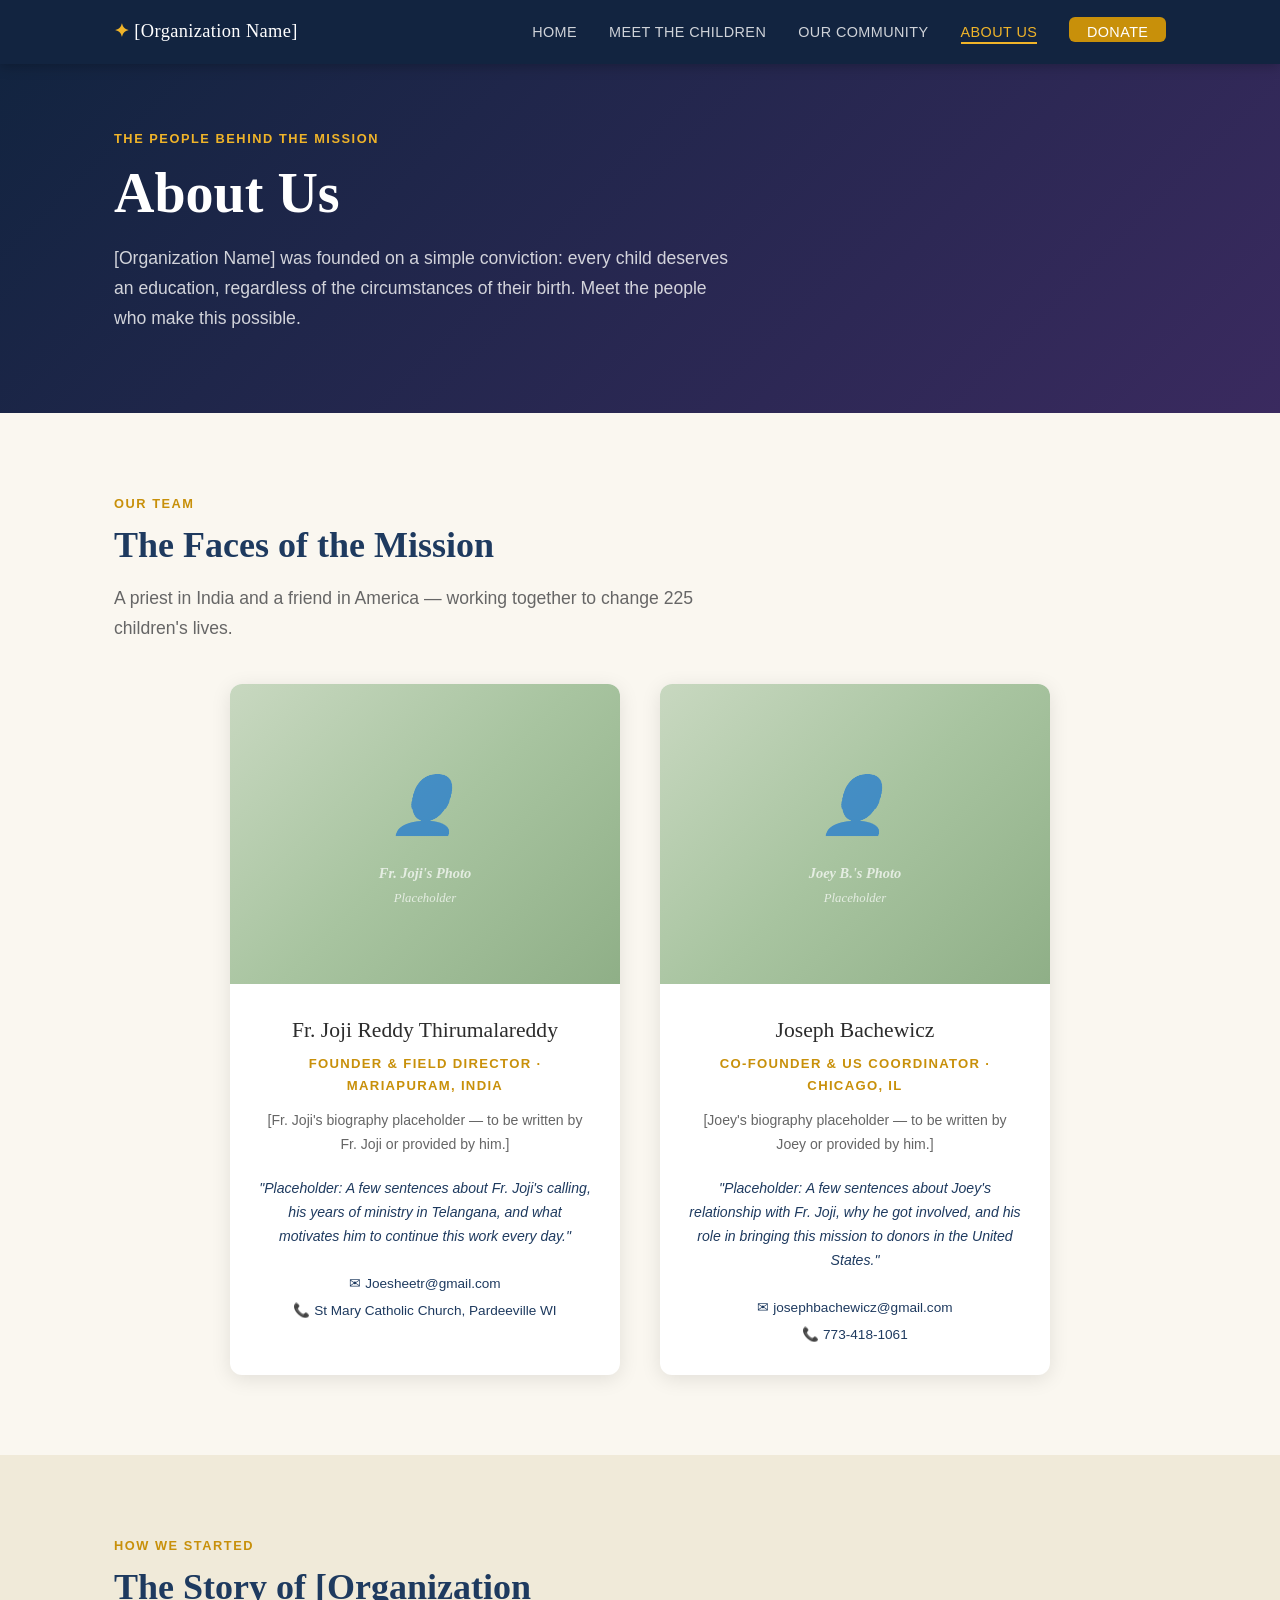
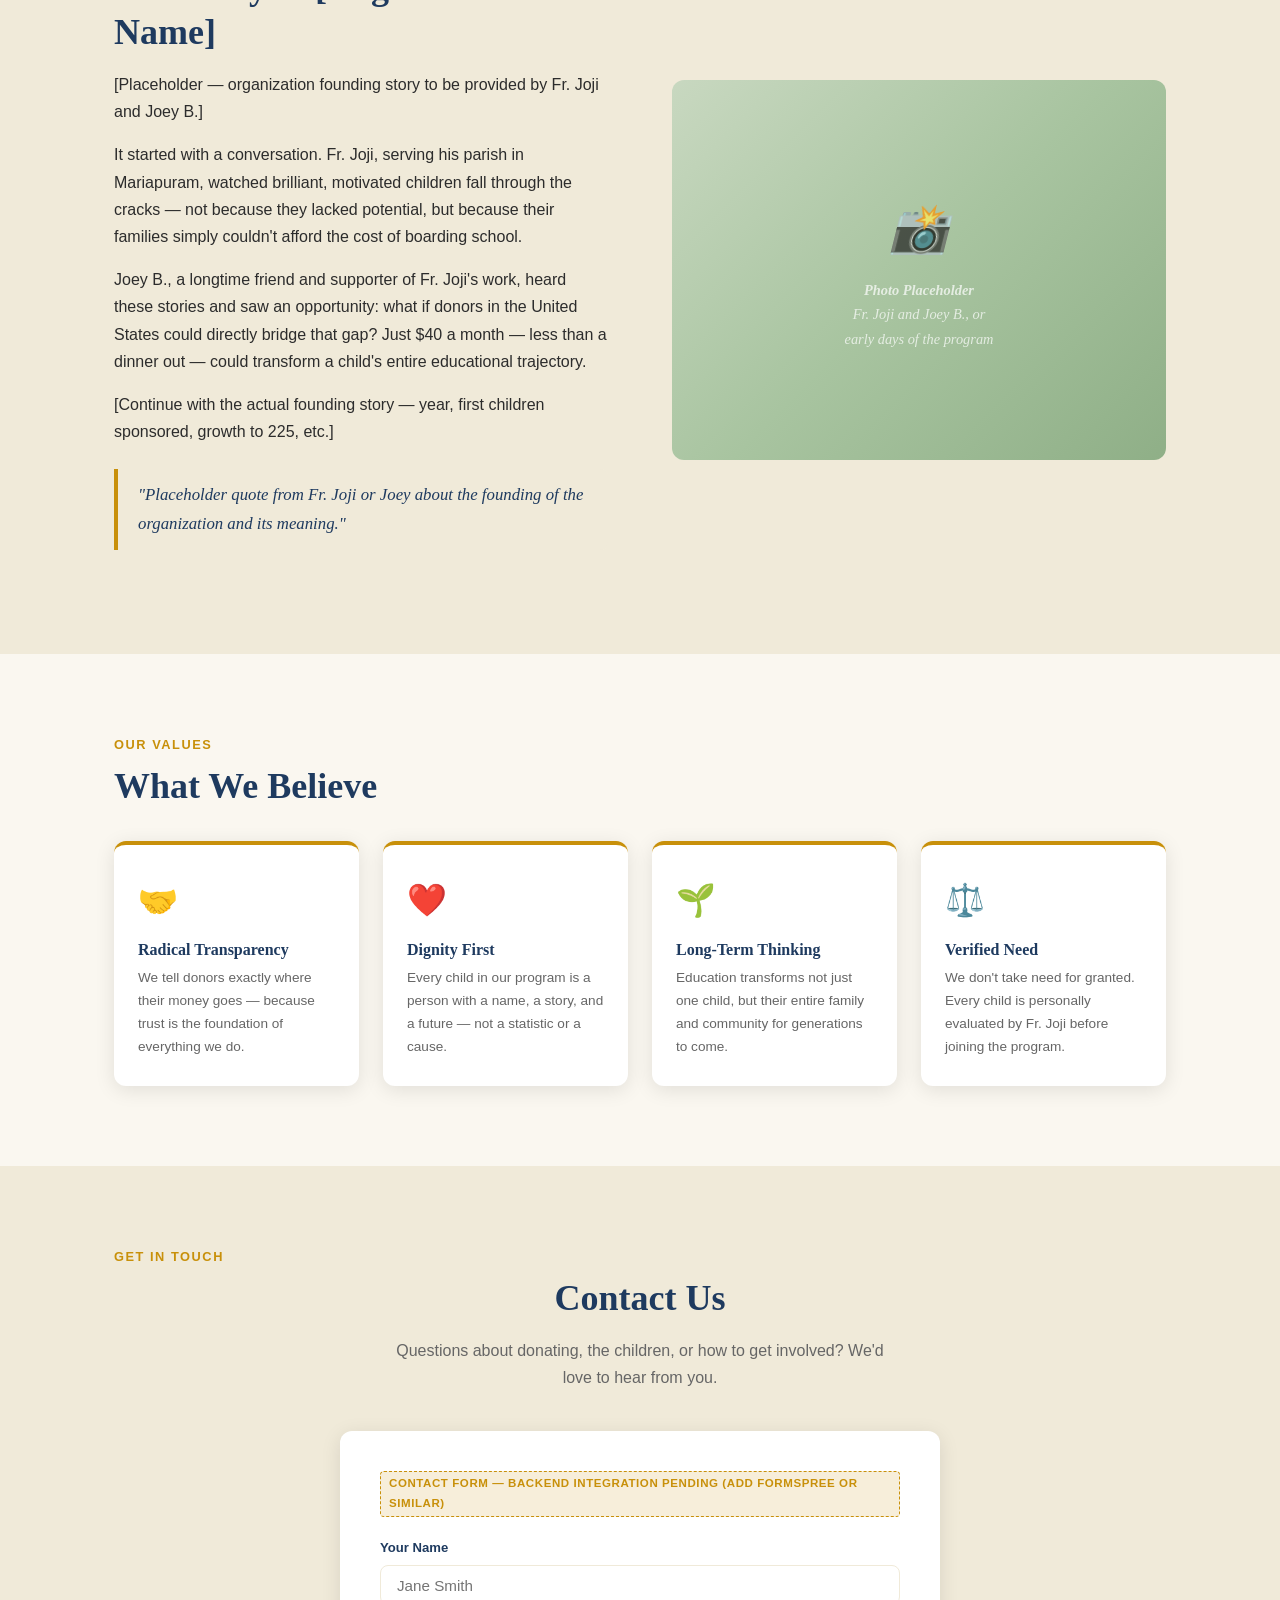
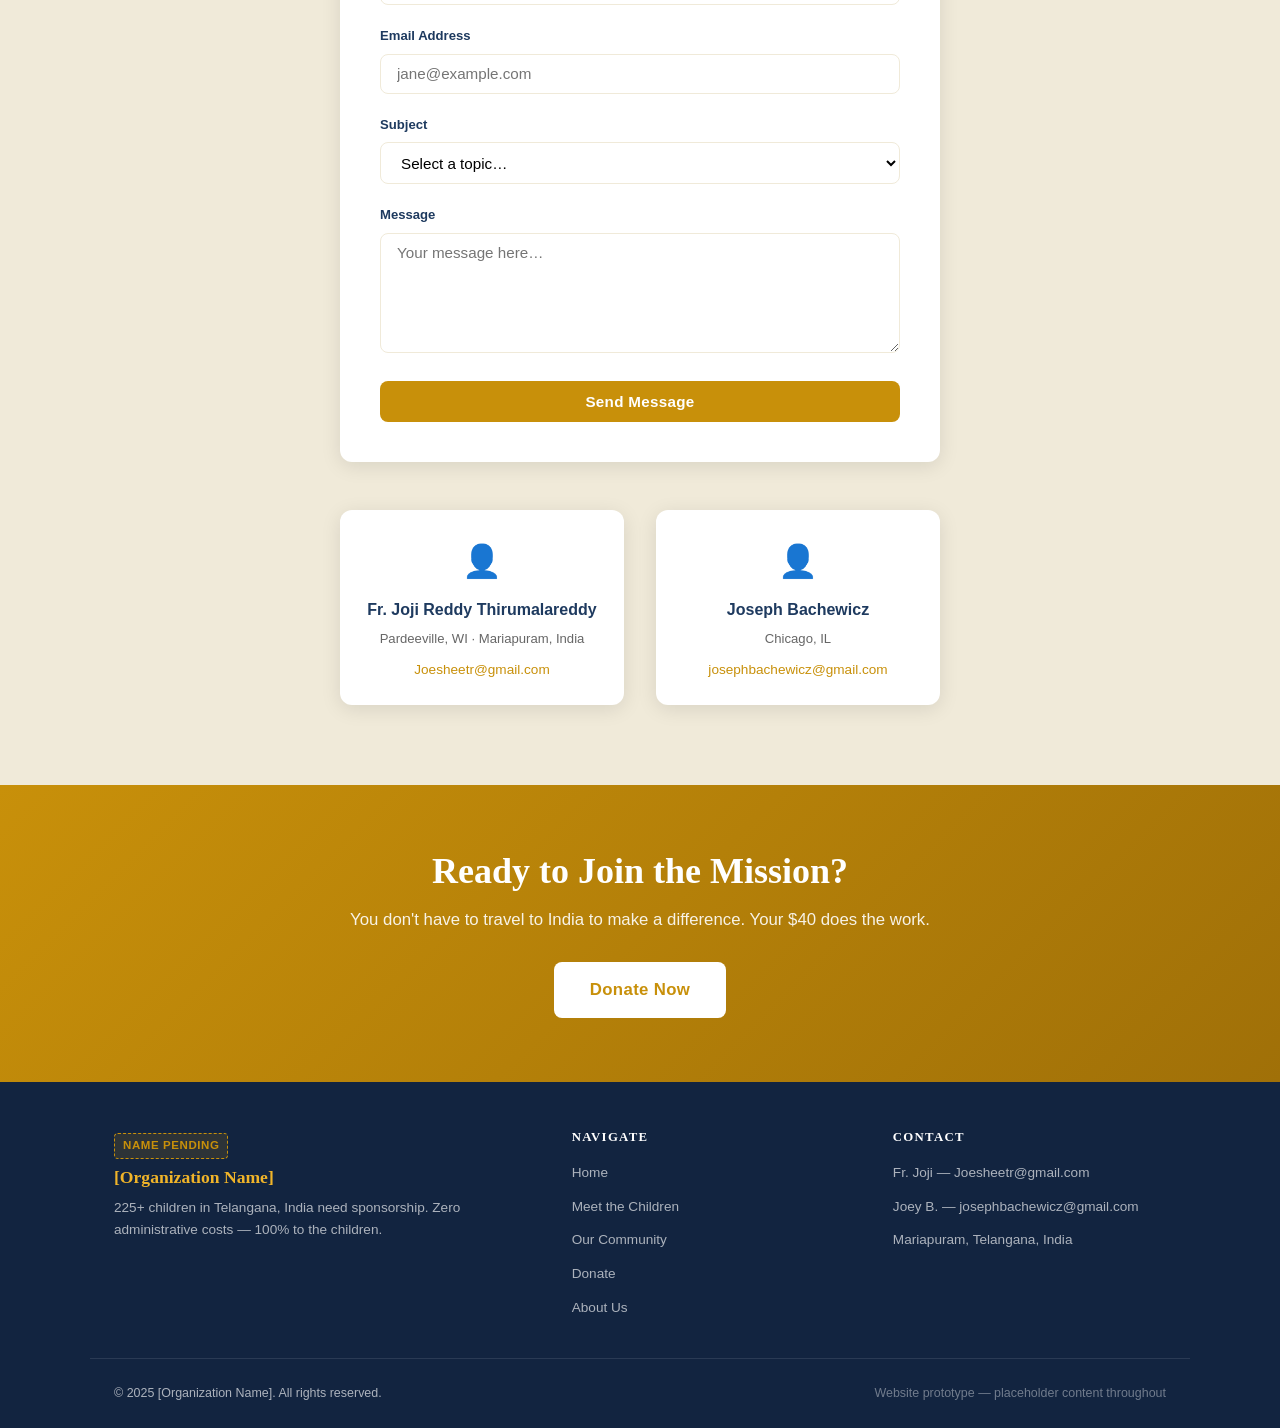
<file: about.html>
<!DOCTYPE html>
<html lang="en">
<head>
  <meta charset="UTF-8">
  <meta name="viewport" content="width=device-width, initial-scale=1.0">
  <title>About Us — [Organization Name]</title>
  <link rel="stylesheet" href="css/styles.css">
</head>
<body>

<!-- ══════════════════════════════════════════
     NAVIGATION
══════════════════════════════════════════ -->
<nav>
  <div class="nav-inner">
    <a href="index.html" class="nav-logo">✦ <span>[Organization Name]</span></a>
    <button class="nav-toggle" id="navToggle" aria-label="Toggle menu" aria-expanded="false">
      <span></span><span></span><span></span>
    </button>
    <ul class="nav-links" id="navLinks">
      <li><a href="index.html">Home</a></li>
      <li><a href="children.html">Meet the Children</a></li>
      <li><a href="community.html">Our Community</a></li>
      <li><a href="about.html" class="active">About Us</a></li>
      <li><a href="donate.html" class="nav-donate-btn">Donate</a></li>
    </ul>
  </div>
</nav>

<!-- ══════════════════════════════════════════
     PAGE HERO
══════════════════════════════════════════ -->
<section style="background: linear-gradient(135deg, var(--navy-dark) 0%, #3A2A5F 100%); padding: 4rem 0;">
  <div class="container">
    <p class="section-label" style="color: var(--gold-light);">The People Behind the Mission</p>
    <h1 style="color: var(--white); max-width: 680px;">About Us</h1>
    <p style="color: rgba(255,255,255,0.8); font-size: 1.1rem; max-width: 620px; margin-top: 1rem;">
      [Organization Name] was founded on a simple conviction: every child deserves an education,
      regardless of the circumstances of their birth. Meet the people who make this possible.
    </p>
  </div>
</section>

<!-- ══════════════════════════════════════════
     TEAM
══════════════════════════════════════════ -->
<section class="section">
  <div class="container">
    <p class="section-label">Our Team</p>
    <h2 class="section-title">The Faces of the Mission</h2>
    <p class="section-subtitle">A priest in India and a friend in America — working together to change 225 children's lives.</p>

    <div class="team-grid">

      <!-- Fr. Joji -->
      <div class="team-card">
        <div class="photo-placeholder team-photo" style="border-radius: 0; max-height: 300px;">
          <div>
            <div style="font-size: 3.5rem; margin-bottom: 0.5rem;">👤</div>
            <strong>Fr. Joji's Photo</strong><br>
            <span style="font-size: 0.8rem;">Placeholder</span>
          </div>
        </div>
        <div class="team-body">
          <div class="team-name">Fr. Joji Reddy Thirumalareddy</div>
          <div class="team-role">Founder & Field Director · Mariapuram, India</div>
          <p class="team-bio">
            [Fr. Joji's biography placeholder — to be written by Fr. Joji or provided by him.]
          </p>
          <p class="team-bio" style="font-style: italic; color: var(--navy);">
            "Placeholder: A few sentences about Fr. Joji's calling, his years of ministry in Telangana,
            and what motivates him to continue this work every day."
          </p>
          <div class="team-contact">
            <a href="mailto:Joesheetr@gmail.com">✉ Joesheetr@gmail.com</a>
            <a href="#">📞 St Mary Catholic Church, Pardeeville WI</a>
          </div>
        </div>
      </div>

      <!-- Joey B. -->
      <div class="team-card">
        <div class="photo-placeholder team-photo" style="border-radius: 0; max-height: 300px;">
          <div>
            <div style="font-size: 3.5rem; margin-bottom: 0.5rem;">👤</div>
            <strong>Joey B.'s Photo</strong><br>
            <span style="font-size: 0.8rem;">Placeholder</span>
          </div>
        </div>
        <div class="team-body">
          <div class="team-name">Joseph Bachewicz</div>
          <div class="team-role">Co-Founder & US Coordinator · Chicago, IL</div>
          <p class="team-bio">
            [Joey's biography placeholder — to be written by Joey or provided by him.]
          </p>
          <p class="team-bio" style="font-style: italic; color: var(--navy);">
            "Placeholder: A few sentences about Joey's relationship with Fr. Joji, why he got involved,
            and his role in bringing this mission to donors in the United States."
          </p>
          <div class="team-contact">
            <a href="mailto:josephbachewicz@gmail.com">✉ josephbachewicz@gmail.com</a>
            <a href="tel:7734181061">📞 773-418-1061</a>
          </div>
        </div>
      </div>

    </div>
  </div>
</section>

<!-- ══════════════════════════════════════════
     OUR STORY
══════════════════════════════════════════ -->
<section class="section section-alt">
  <div class="container">
    <p class="section-label">How We Started</p>
    <div class="two-col">
      <div>
        <h2 class="section-title">The Story of [Organization Name]</h2>
        <p>[Placeholder — organization founding story to be provided by Fr. Joji and Joey B.]</p>
        <p>It started with a conversation. Fr. Joji, serving his parish in Mariapuram, watched brilliant, motivated children fall through the cracks — not because they lacked potential, but because their families simply couldn't afford the cost of boarding school.</p>
        <p>Joey B., a longtime friend and supporter of Fr. Joji's work, heard these stories and saw an opportunity: what if donors in the United States could directly bridge that gap? Just $40 a month — less than a dinner out — could transform a child's entire educational trajectory.</p>
        <p>[Continue with the actual founding story — year, first children sponsored, growth to 225, etc.]</p>
        <blockquote class="pullquote">
          "Placeholder quote from Fr. Joji or Joey about the founding of the organization and its meaning."
        </blockquote>
      </div>
      <div>
        <div class="photo-placeholder" style="min-height: 380px;">
          <div>
            <div style="font-size: 3rem; margin-bottom: 0.5rem;">📸</div>
            <strong>Photo Placeholder</strong><br>
            Fr. Joji and Joey B., or<br>
            early days of the program
          </div>
        </div>
      </div>
    </div>
  </div>
</section>

<!-- ══════════════════════════════════════════
     VALUES
══════════════════════════════════════════ -->
<section class="section">
  <div class="container">
    <p class="section-label">Our Values</p>
    <h2 class="section-title">What We Believe</h2>
    <div class="mission-cards" style="margin-top: 2rem;">
      <div class="mission-card">
        <div class="mission-icon">🤝</div>
        <h3>Radical Transparency</h3>
        <p>We tell donors exactly where their money goes — because trust is the foundation of everything we do.</p>
      </div>
      <div class="mission-card">
        <div class="mission-icon">❤️</div>
        <h3>Dignity First</h3>
        <p>Every child in our program is a person with a name, a story, and a future — not a statistic or a cause.</p>
      </div>
      <div class="mission-card">
        <div class="mission-icon">🌱</div>
        <h3>Long-Term Thinking</h3>
        <p>Education transforms not just one child, but their entire family and community for generations to come.</p>
      </div>
      <div class="mission-card">
        <div class="mission-icon">⚖️</div>
        <h3>Verified Need</h3>
        <p>We don't take need for granted. Every child is personally evaluated by Fr. Joji before joining the program.</p>
      </div>
    </div>
  </div>
</section>

<!-- ══════════════════════════════════════════
     CONTACT FORM
══════════════════════════════════════════ -->
<section class="section section-alt">
  <div class="container">
    <p class="section-label">Get in Touch</p>
    <h2 class="section-title" style="text-align: center;">Contact Us</h2>
    <p style="text-align: center; color: var(--text-light); max-width: 500px; margin: 0 auto 2.5rem;">
      Questions about donating, the children, or how to get involved?
      We'd love to hear from you.
    </p>

    <!-- NOTE: Add Formspree action URL or similar backend to make this form functional -->
    <form class="contact-form-wrap" id="contactForm">
      <div class="placeholder-notice" style="margin-bottom: 1.25rem;">Contact Form — Backend Integration Pending (add Formspree or similar)</div>

      <div class="form-group">
        <label class="form-label" for="contactName">Your Name</label>
        <input class="form-input" type="text" id="contactName" placeholder="Jane Smith" required>
      </div>
      <div class="form-group">
        <label class="form-label" for="contactEmail">Email Address</label>
        <input class="form-input" type="email" id="contactEmail" placeholder="jane@example.com" required>
      </div>
      <div class="form-group">
        <label class="form-label" for="contactSubject">Subject</label>
        <select class="form-input" id="contactSubject">
          <option value="">Select a topic…</option>
          <option>Question about donating</option>
          <option>Learn more about the children</option>
          <option>Partnership or collaboration</option>
          <option>Media inquiry</option>
          <option>Other</option>
        </select>
      </div>
      <div class="form-group">
        <label class="form-label" for="contactMessage">Message</label>
        <textarea class="form-input" id="contactMessage" rows="5" placeholder="Your message here…" required></textarea>
      </div>
      <button type="submit" class="btn btn-primary" style="width: 100%;">Send Message</button>
    </form>

    <!-- Direct contact info -->
    <div style="display: grid; grid-template-columns: 1fr 1fr; gap: 2rem; max-width: 600px; margin: 3rem auto 0;">
      <div style="text-align: center; padding: 1.5rem; background: var(--white); border-radius: var(--radius); box-shadow: var(--shadow);">
        <div style="font-size: 2rem; margin-bottom: 0.5rem;">👤</div>
        <strong style="display: block; color: var(--navy); margin-bottom: 0.25rem;">Fr. Joji Reddy Thirumalareddy</strong>
        <span style="font-size: 0.82rem; color: var(--text-light); display: block;">Pardeeville, WI · Mariapuram, India</span>
        <a href="mailto:Joesheetr@gmail.com" style="color: var(--gold); font-size: 0.85rem; display: block; margin-top: 0.5rem;">Joesheetr@gmail.com</a>
      </div>
      <div style="text-align: center; padding: 1.5rem; background: var(--white); border-radius: var(--radius); box-shadow: var(--shadow);">
        <div style="font-size: 2rem; margin-bottom: 0.5rem;">👤</div>
        <strong style="display: block; color: var(--navy); margin-bottom: 0.25rem;">Joseph Bachewicz</strong>
        <span style="font-size: 0.82rem; color: var(--text-light); display: block;">Chicago, IL</span>
        <a href="mailto:josephbachewicz@gmail.com" style="color: var(--gold); font-size: 0.85rem; display: block; margin-top: 0.5rem;">josephbachewicz@gmail.com</a>
      </div>
    </div>
  </div>
</section>

<!-- ══════════════════════════════════════════
     CTA BANNER
══════════════════════════════════════════ -->
<section class="cta-banner">
  <div class="container">
    <h2>Ready to Join the Mission?</h2>
    <p>You don't have to travel to India to make a difference. Your $40 does the work.</p>
    <a href="donate.html" class="btn" style="background:var(--white); color:var(--gold); font-weight:700; font-size:1.05rem; padding: 0.85rem 2.25rem;">Donate Now</a>
  </div>
</section>

<!-- ══════════════════════════════════════════
     FOOTER
══════════════════════════════════════════ -->
<footer>
  <div class="footer-inner">
    <div class="footer-brand">
      <div class="placeholder-notice">Name Pending</div>
      <h3>[Organization Name]</h3>
      <p>225+ children in Telangana, India need sponsorship. Zero administrative costs — 100% to the children.</p>
    </div>
    <div class="footer-col">
      <h4>Navigate</h4>
      <ul>
        <li><a href="index.html">Home</a></li>
        <li><a href="children.html">Meet the Children</a></li>
        <li><a href="community.html">Our Community</a></li>
        <li><a href="donate.html">Donate</a></li>
        <li><a href="about.html">About Us</a></li>
      </ul>
    </div>
    <div class="footer-col">
      <h4>Contact</h4>
      <ul>
        <li><a href="#">Fr. Joji — Joesheetr@gmail.com</a></li>
        <li><a href="#">Joey B. — josephbachewicz@gmail.com</a></li>
        <li><a href="#">Mariapuram, Telangana, India</a></li>
      </ul>
    </div>
  </div>
  <div class="footer-bottom">
    <span>© 2025 [Organization Name]. All rights reserved.</span>
    <span style="color: rgba(255,255,255,0.4);">Website prototype — placeholder content throughout</span>
  </div>
</footer>

<script src="js/main.js"></script>
<script>
  // Contact form placeholder handler
  const cf = document.getElementById('contactForm');
  if (cf) {
    cf.addEventListener('submit', e => {
      e.preventDefault();
      const btn = cf.querySelector('button[type="submit"]');
      btn.textContent = '✓ Message sent! (Backend integration coming soon)';
      btn.style.background = '#2D6A4F';
      btn.disabled = true;
    });
  }
</script>
</body>
</html>
</file>
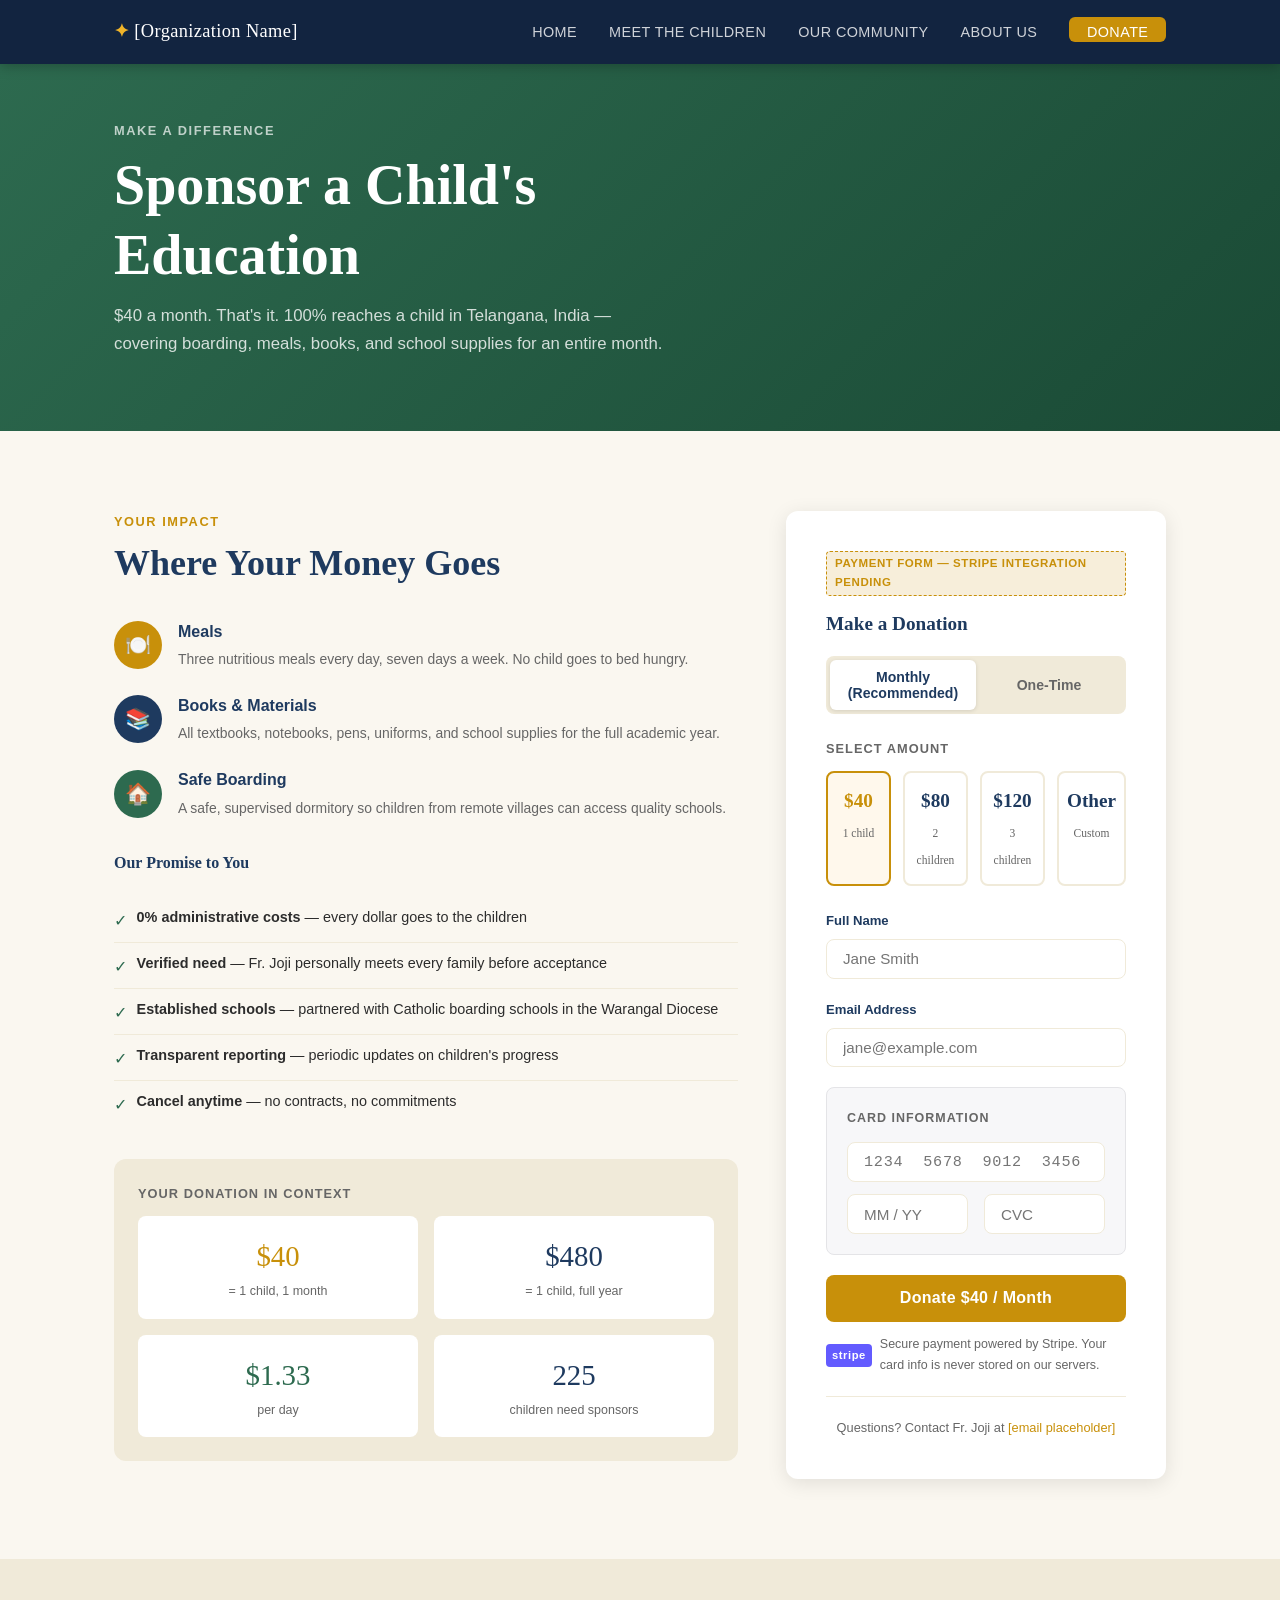
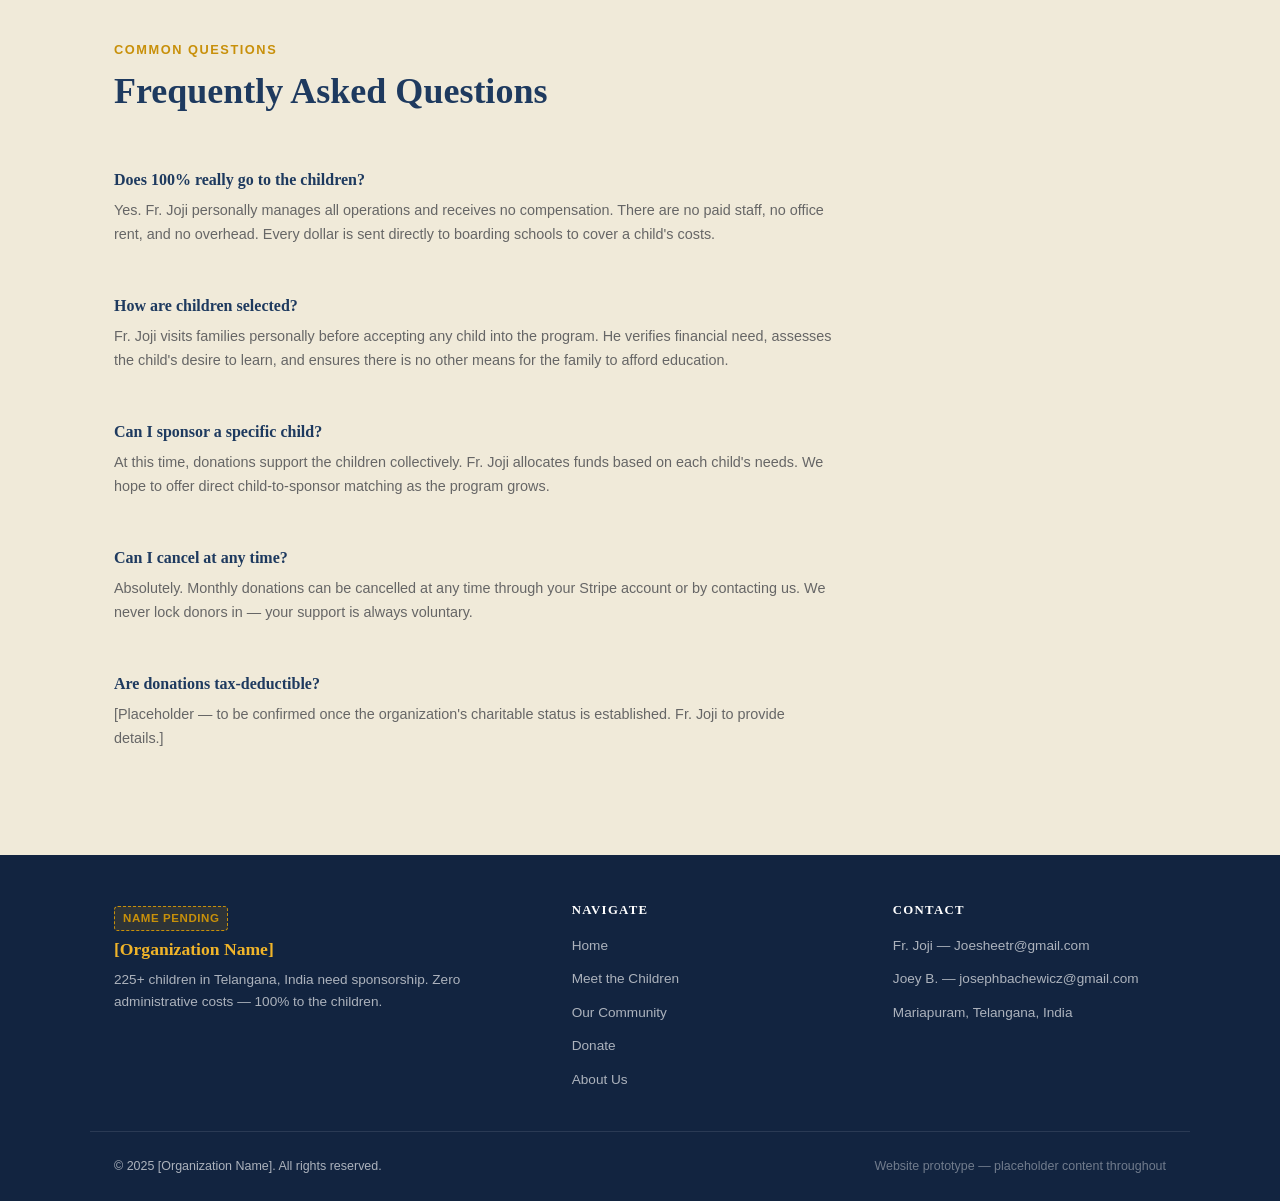
<file: donate.html>
<!DOCTYPE html>
<html lang="en">
<head>
  <meta charset="UTF-8">
  <meta name="viewport" content="width=device-width, initial-scale=1.0">
  <title>Donate — [Organization Name]</title>
  <link rel="stylesheet" href="css/styles.css">
</head>
<body>

<!-- ══════════════════════════════════════════
     NAVIGATION
══════════════════════════════════════════ -->
<nav>
  <div class="nav-inner">
    <a href="index.html" class="nav-logo">✦ <span>[Organization Name]</span></a>
    <button class="nav-toggle" id="navToggle" aria-label="Toggle menu" aria-expanded="false">
      <span></span><span></span><span></span>
    </button>
    <ul class="nav-links" id="navLinks">
      <li><a href="index.html">Home</a></li>
      <li><a href="children.html">Meet the Children</a></li>
      <li><a href="community.html">Our Community</a></li>
      <li><a href="about.html">About Us</a></li>
      <li><a href="donate.html" class="nav-donate-btn active">Donate</a></li>
    </ul>
  </div>
</nav>

<!-- ══════════════════════════════════════════
     PAGE HERO
══════════════════════════════════════════ -->
<section style="background: linear-gradient(135deg, #2D6A4F 0%, #1A4A35 100%); padding: 3.5rem 0;">
  <div class="container">
    <p class="section-label" style="color: rgba(255,255,255,0.7);">Make a Difference</p>
    <h1 style="color: var(--white); max-width: 680px;">Sponsor a Child's Education</h1>
    <p style="color: rgba(255,255,255,0.8); font-size: 1.05rem; max-width: 560px; margin-top: 0.75rem;">
      $40 a month. That's it. 100% reaches a child in Telangana, India — covering boarding,
      meals, books, and school supplies for an entire month.
    </p>
  </div>
</section>

<!-- ══════════════════════════════════════════
     DONATION FORM
══════════════════════════════════════════ -->
<section class="section">
  <div class="container">
    <div class="donate-layout">

      <!-- LEFT: Impact info -->
      <div>
        <p class="section-label">Your Impact</p>
        <h2 class="section-title">Where Your Money Goes</h2>

        <div style="margin: 2rem 0;">
          <div style="display: flex; align-items: center; gap: 1rem; margin-bottom: 1.25rem;">
            <div style="background: var(--gold); color: white; width: 48px; height: 48px; border-radius: 50%; display: flex; align-items: center; justify-content: center; font-size: 1.3rem; flex-shrink: 0;">🍽️</div>
            <div>
              <strong style="display: block; color: var(--navy);">Meals</strong>
              <span style="font-size: 0.87rem; color: var(--text-light);">Three nutritious meals every day, seven days a week. No child goes to bed hungry.</span>
            </div>
          </div>
          <div style="display: flex; align-items: center; gap: 1rem; margin-bottom: 1.25rem;">
            <div style="background: var(--navy); color: white; width: 48px; height: 48px; border-radius: 50%; display: flex; align-items: center; justify-content: center; font-size: 1.3rem; flex-shrink: 0;">📚</div>
            <div>
              <strong style="display: block; color: var(--navy);">Books & Materials</strong>
              <span style="font-size: 0.87rem; color: var(--text-light);">All textbooks, notebooks, pens, uniforms, and school supplies for the full academic year.</span>
            </div>
          </div>
          <div style="display: flex; align-items: center; gap: 1rem; margin-bottom: 1.25rem;">
            <div style="background: var(--green); color: white; width: 48px; height: 48px; border-radius: 50%; display: flex; align-items: center; justify-content: center; font-size: 1.3rem; flex-shrink: 0;">🏠</div>
            <div>
              <strong style="display: block; color: var(--navy);">Safe Boarding</strong>
              <span style="font-size: 0.87rem; color: var(--text-light);">A safe, supervised dormitory so children from remote villages can access quality schools.</span>
            </div>
          </div>
        </div>

        <h3 style="font-size: 1rem; margin-bottom: 1rem; color: var(--navy);">Our Promise to You</h3>
        <ul class="trust-list">
          <li>
            <span class="trust-check">✓</span>
            <span><strong>0% administrative costs</strong> — every dollar goes to the children</span>
          </li>
          <li>
            <span class="trust-check">✓</span>
            <span><strong>Verified need</strong> — Fr. Joji personally meets every family before acceptance</span>
          </li>
          <li>
            <span class="trust-check">✓</span>
            <span><strong>Established schools</strong> — partnered with Catholic boarding schools in the Warangal Diocese</span>
          </li>
          <li>
            <span class="trust-check">✓</span>
            <span><strong>Transparent reporting</strong> — periodic updates on children's progress</span>
          </li>
          <li>
            <span class="trust-check">✓</span>
            <span><strong>Cancel anytime</strong> — no contracts, no commitments</span>
          </li>
        </ul>

        <div style="background: var(--cream-dark); border-radius: var(--radius); padding: 1.5rem; margin-top: 2rem;">
          <div style="font-size: 0.8rem; font-weight: 700; text-transform: uppercase; letter-spacing: 0.08em; color: var(--text-light); margin-bottom: 0.75rem;">Your Donation in Context</div>
          <div style="display: grid; grid-template-columns: 1fr 1fr; gap: 1rem;">
            <div style="text-align: center; padding: 1rem; background: var(--white); border-radius: 8px;">
              <div style="font-family: var(--font-serif); font-size: 1.8rem; color: var(--gold);">$40</div>
              <div style="font-size: 0.78rem; color: var(--text-light);">= 1 child, 1 month</div>
            </div>
            <div style="text-align: center; padding: 1rem; background: var(--white); border-radius: 8px;">
              <div style="font-family: var(--font-serif); font-size: 1.8rem; color: var(--navy);">$480</div>
              <div style="font-size: 0.78rem; color: var(--text-light);">= 1 child, full year</div>
            </div>
            <div style="text-align: center; padding: 1rem; background: var(--white); border-radius: 8px;">
              <div style="font-family: var(--font-serif); font-size: 1.8rem; color: var(--green);">$1.33</div>
              <div style="font-size: 0.78rem; color: var(--text-light);">per day</div>
            </div>
            <div style="text-align: center; padding: 1rem; background: var(--white); border-radius: 8px;">
              <div style="font-family: var(--font-serif); font-size: 1.8rem; color: var(--navy);">225</div>
              <div style="font-size: 0.78rem; color: var(--text-light);">children need sponsors</div>
            </div>
          </div>
        </div>
      </div>

      <!-- RIGHT: Donation form -->
      <div>
        <div class="donate-card">
          <!-- Stripe placeholder notice -->
          <!-- TODO: Replace this form with Stripe Checkout or Payment Elements once Stripe account is set up -->
          <div class="placeholder-notice" style="margin-bottom: 1rem;">Payment Form — Stripe Integration Pending</div>

          <h3 style="font-size: 1.2rem; margin-bottom: 1.25rem; color: var(--navy);">Make a Donation</h3>

          <!-- Recurring / One-time toggle -->
          <div class="toggle-row">
            <button class="toggle-btn active" type="button">Monthly (Recommended)</button>
            <button class="toggle-btn" type="button">One-Time</button>
          </div>

          <!-- Amount selector -->
          <div style="font-size: 0.8rem; font-weight: 700; text-transform: uppercase; letter-spacing: 0.08em; color: var(--text-light); margin-bottom: 0.75rem;">Select Amount</div>
          <div class="amount-grid">
            <div class="amount-btn selected">
              <strong>$40</strong>
              <small>1 child</small>
            </div>
            <div class="amount-btn">
              <strong>$80</strong>
              <small>2 children</small>
            </div>
            <div class="amount-btn">
              <strong>$120</strong>
              <small>3 children</small>
            </div>
            <div class="amount-btn">
              <strong>Other</strong>
              <small>Custom</small>
            </div>
          </div>

          <form id="donateForm">
            <!-- Personal info -->
            <div class="form-group">
              <label class="form-label" for="donorName">Full Name</label>
              <input class="form-input" type="text" id="donorName" placeholder="Jane Smith" required>
            </div>
            <div class="form-group">
              <label class="form-label" for="donorEmail">Email Address</label>
              <input class="form-input" type="email" id="donorEmail" placeholder="jane@example.com" required>
            </div>

            <!-- Card info (visual mockup) -->
            <div style="background: #F7F7F9; border: 1.5px solid #E4E4E7; border-radius: 8px; padding: 1.25rem; margin-bottom: 1.25rem;">
              <div style="font-size: 0.78rem; font-weight: 700; text-transform: uppercase; letter-spacing: 0.08em; color: var(--text-light); margin-bottom: 0.75rem;">Card Information</div>
              <div class="form-group" style="margin-bottom: 0.75rem;">
                <input class="form-input" type="text" placeholder="1234  5678  9012  3456" style="font-family: monospace; letter-spacing: 0.05em;">
              </div>
              <div class="card-row">
                <div class="form-group" style="margin-bottom: 0;">
                  <input class="form-input" type="text" placeholder="MM / YY">
                </div>
                <div class="form-group" style="margin-bottom: 0;">
                  <input class="form-input" type="text" placeholder="CVC">
                </div>
              </div>
            </div>

            <button type="submit" class="btn btn-primary" style="width: 100%; font-size: 1rem; padding: 0.9rem;">
              Donate $40 / Month
            </button>

            <div class="stripe-notice">
              <span class="stripe-badge">stripe</span>
              <span>Secure payment powered by Stripe. Your card info is never stored on our servers.</span>
            </div>
          </form>

          <div style="margin-top: 1.25rem; padding-top: 1.25rem; border-top: 1px solid var(--cream-dark); font-size: 0.8rem; color: var(--text-light); text-align: center;">
            Questions? Contact Fr. Joji at <a href="#" style="color: var(--gold);">[email placeholder]</a>
          </div>
        </div>
      </div>

    </div>
  </div>
</section>

<!-- ══════════════════════════════════════════
     FAQ
══════════════════════════════════════════ -->
<section class="section section-alt">
  <div class="container">
    <p class="section-label">Common Questions</p>
    <h2 class="section-title">Frequently Asked Questions</h2>
    <div style="max-width: 720px; margin-top: 2rem;">

      <div style="border-bottom: 1px solid var(--cream-dark); padding: 1.5rem 0;">
        <h3 style="font-size: 1rem; margin-bottom: 0.5rem;">Does 100% really go to the children?</h3>
        <p style="font-size: 0.9rem; color: var(--text-light); margin: 0;">Yes. Fr. Joji personally manages all operations and receives no compensation. There are no paid staff, no office rent, and no overhead. Every dollar is sent directly to boarding schools to cover a child's costs.</p>
      </div>

      <div style="border-bottom: 1px solid var(--cream-dark); padding: 1.5rem 0;">
        <h3 style="font-size: 1rem; margin-bottom: 0.5rem;">How are children selected?</h3>
        <p style="font-size: 0.9rem; color: var(--text-light); margin: 0;">Fr. Joji visits families personally before accepting any child into the program. He verifies financial need, assesses the child's desire to learn, and ensures there is no other means for the family to afford education.</p>
      </div>

      <div style="border-bottom: 1px solid var(--cream-dark); padding: 1.5rem 0;">
        <h3 style="font-size: 1rem; margin-bottom: 0.5rem;">Can I sponsor a specific child?</h3>
        <p style="font-size: 0.9rem; color: var(--text-light); margin: 0;">At this time, donations support the children collectively. Fr. Joji allocates funds based on each child's needs. We hope to offer direct child-to-sponsor matching as the program grows.</p>
      </div>

      <div style="border-bottom: 1px solid var(--cream-dark); padding: 1.5rem 0;">
        <h3 style="font-size: 1rem; margin-bottom: 0.5rem;">Can I cancel at any time?</h3>
        <p style="font-size: 0.9rem; color: var(--text-light); margin: 0;">Absolutely. Monthly donations can be cancelled at any time through your Stripe account or by contacting us. We never lock donors in — your support is always voluntary.</p>
      </div>

      <div style="padding: 1.5rem 0;">
        <h3 style="font-size: 1rem; margin-bottom: 0.5rem;">Are donations tax-deductible?</h3>
        <p style="font-size: 0.9rem; color: var(--text-light); margin: 0;">[Placeholder — to be confirmed once the organization's charitable status is established. Fr. Joji to provide details.]</p>
      </div>

    </div>
  </div>
</section>

<!-- ══════════════════════════════════════════
     FOOTER
══════════════════════════════════════════ -->
<footer>
  <div class="footer-inner">
    <div class="footer-brand">
      <div class="placeholder-notice">Name Pending</div>
      <h3>[Organization Name]</h3>
      <p>225+ children in Telangana, India need sponsorship. Zero administrative costs — 100% to the children.</p>
    </div>
    <div class="footer-col">
      <h4>Navigate</h4>
      <ul>
        <li><a href="index.html">Home</a></li>
        <li><a href="children.html">Meet the Children</a></li>
        <li><a href="community.html">Our Community</a></li>
        <li><a href="donate.html">Donate</a></li>
        <li><a href="about.html">About Us</a></li>
      </ul>
    </div>
    <div class="footer-col">
      <h4>Contact</h4>
      <ul>
        <li><a href="#">Fr. Joji — Joesheetr@gmail.com</a></li>
        <li><a href="#">Joey B. — josephbachewicz@gmail.com</a></li>
        <li><a href="#">Mariapuram, Telangana, India</a></li>
      </ul>
    </div>
  </div>
  <div class="footer-bottom">
    <span>© 2025 [Organization Name]. All rights reserved.</span>
    <span style="color: rgba(255,255,255,0.4);">Website prototype — placeholder content throughout</span>
  </div>
</footer>

<script src="js/main.js"></script>
</body>
</html>
</file>
<file: css/styles.css>
/* ============================================
   Fr. Joji Charity — Shared Styles
   ============================================ */

:root {
  --gold:   #C8900A;
  --gold-light: #F0B429;
  --navy:   #1E3A5F;
  --navy-dark: #122440;
  --green:  #2D6A4F;
  --cream:  #FAF7F0;
  --cream-dark: #F0EAD9;
  --text:   #2C2C2C;
  --text-light: #666;
  --white:  #FFFFFF;
  --shadow: 0 4px 20px rgba(0,0,0,0.10);
  --radius: 12px;
  --font-serif: Georgia, 'Times New Roman', serif;
  --font-sans: -apple-system, BlinkMacSystemFont, 'Segoe UI', Roboto, sans-serif;
}

/* Reset */
*, *::before, *::after { box-sizing: border-box; margin: 0; padding: 0; }
html { scroll-behavior: smooth; }
body {
  font-family: var(--font-sans);
  background: var(--cream);
  color: var(--text);
  line-height: 1.7;
}
img { max-width: 100%; display: block; }
a { color: inherit; text-decoration: none; }
button { cursor: pointer; }

/* ── Typography ── */
h1, h2, h3, h4 {
  font-family: var(--font-serif);
  line-height: 1.25;
  color: var(--navy);
}
h1 { font-size: clamp(2rem, 5vw, 3.5rem); }
h2 { font-size: clamp(1.5rem, 3vw, 2.25rem); }
h3 { font-size: 1.25rem; }
p  { margin-bottom: 1rem; }

/* ── Navigation ── */
nav {
  position: sticky;
  top: 0;
  z-index: 100;
  background: var(--navy-dark);
  box-shadow: 0 2px 12px rgba(0,0,0,0.25);
}
.nav-inner {
  max-width: 1100px;
  margin: 0 auto;
  padding: 0 1.5rem;
  display: flex;
  align-items: center;
  justify-content: space-between;
  height: 64px;
}
.nav-logo {
  font-family: var(--font-serif);
  font-size: 1.15rem;
  color: var(--gold-light);
  font-weight: bold;
  letter-spacing: 0.02em;
}
.nav-logo span { color: var(--white); font-weight: normal; }
.nav-links {
  display: flex;
  gap: 2rem;
  list-style: none;
}
.nav-links a {
  color: rgba(255,255,255,0.8);
  font-size: 0.9rem;
  font-weight: 500;
  letter-spacing: 0.03em;
  text-transform: uppercase;
  transition: color 0.2s;
  padding-bottom: 2px;
  border-bottom: 2px solid transparent;
}
.nav-links a:hover,
.nav-links a.active {
  color: var(--gold-light);
  border-bottom-color: var(--gold-light);
}
.nav-donate-btn {
  background: var(--gold);
  color: var(--white) !important;
  padding: 0.45rem 1.1rem;
  border-radius: 6px;
  border-bottom: none !important;
  transition: background 0.2s !important;
}
.nav-donate-btn:hover { background: var(--gold-light) !important; color: var(--navy) !important; }

/* Hamburger */
.nav-toggle {
  display: none;
  flex-direction: column;
  gap: 5px;
  background: none;
  border: none;
  padding: 6px;
}
.nav-toggle span {
  display: block;
  width: 24px;
  height: 2px;
  background: var(--white);
  border-radius: 2px;
  transition: transform 0.25s, opacity 0.25s;
}
.nav-toggle.open span:nth-child(1) { transform: rotate(45deg) translate(5px, 5px); }
.nav-toggle.open span:nth-child(2) { opacity: 0; }
.nav-toggle.open span:nth-child(3) { transform: rotate(-45deg) translate(5px, -5px); }

/* ── Layout containers ── */
.container {
  max-width: 1100px;
  margin: 0 auto;
  padding: 0 1.5rem;
}
.section {
  padding: 5rem 0;
}
.section-alt {
  background: var(--cream-dark);
}
.section-dark {
  background: var(--navy);
  color: var(--white);
}
.section-dark h2, .section-dark h3 { color: var(--white); }

.section-label {
  font-size: 0.8rem;
  font-weight: 700;
  letter-spacing: 0.12em;
  text-transform: uppercase;
  color: var(--gold);
  margin-bottom: 0.5rem;
}
.section-title {
  margin-bottom: 1rem;
}
.section-subtitle {
  font-size: 1.1rem;
  color: var(--text-light);
  max-width: 600px;
  margin-bottom: 2.5rem;
}
.section-dark .section-subtitle { color: rgba(255,255,255,0.7); }

/* ── Buttons ── */
.btn {
  display: inline-block;
  padding: 0.75rem 1.75rem;
  border-radius: 8px;
  font-weight: 600;
  font-size: 0.95rem;
  letter-spacing: 0.02em;
  transition: all 0.2s;
  border: none;
}
.btn-primary {
  background: var(--gold);
  color: var(--white);
}
.btn-primary:hover { background: var(--gold-light); color: var(--navy); transform: translateY(-1px); box-shadow: 0 4px 12px rgba(200,144,10,0.35); }
.btn-secondary {
  background: transparent;
  color: var(--white);
  border: 2px solid var(--white);
}
.btn-secondary:hover { background: var(--white); color: var(--navy); }
.btn-outline {
  background: transparent;
  color: var(--gold);
  border: 2px solid var(--gold);
}
.btn-outline:hover { background: var(--gold); color: var(--white); }
.btn-navy {
  background: var(--navy);
  color: var(--white);
}
.btn-navy:hover { background: var(--navy-dark); }

/* ── Stat boxes ── */
.stats-strip {
  display: grid;
  grid-template-columns: repeat(3, 1fr);
  gap: 1px;
  background: rgba(255,255,255,0.1);
  border-radius: var(--radius);
  overflow: hidden;
}
.stat-box {
  background: var(--navy);
  padding: 2.25rem 1.5rem;
  text-align: center;
}
.stat-num {
  font-family: var(--font-serif);
  font-size: 2.75rem;
  color: var(--gold-light);
  line-height: 1;
  margin-bottom: 0.4rem;
}
.stat-label {
  font-size: 0.85rem;
  color: rgba(255,255,255,0.75);
  text-transform: uppercase;
  letter-spacing: 0.08em;
}

/* ── Cards ── */
.card-grid {
  display: grid;
  grid-template-columns: repeat(3, 1fr);
  gap: 1.75rem;
}
.card {
  background: var(--white);
  border-radius: var(--radius);
  overflow: hidden;
  box-shadow: var(--shadow);
  transition: transform 0.2s, box-shadow 0.2s;
}
.card:hover { transform: translateY(-4px); box-shadow: 0 8px 32px rgba(0,0,0,0.14); }
.card-img {
  width: 100%;
  aspect-ratio: 4/3;
  object-fit: cover;
  background: #D9D0C1;
}
.card-body { padding: 1.25rem; }
.card-tag {
  font-size: 0.72rem;
  font-weight: 700;
  letter-spacing: 0.1em;
  text-transform: uppercase;
  color: var(--gold);
  margin-bottom: 0.4rem;
}
.card-name { font-family: var(--font-serif); font-size: 1.15rem; margin-bottom: 0.25rem; }
.card-meta { font-size: 0.82rem; color: var(--text-light); margin-bottom: 0.75rem; }
.card-bio { font-size: 0.88rem; color: var(--text-light); margin-bottom: 1rem; }

/* ── Two-column layout ── */
.two-col {
  display: grid;
  grid-template-columns: 1fr 1fr;
  gap: 4rem;
  align-items: center;
}
.two-col.reverse { direction: rtl; }
.two-col.reverse > * { direction: ltr; }

/* ── Mission cards ── */
.mission-cards {
  display: grid;
  grid-template-columns: repeat(auto-fit, minmax(200px, 1fr));
  gap: 1.5rem;
  margin-top: 2.5rem;
}
.mission-card {
  background: var(--white);
  border-radius: var(--radius);
  padding: 1.75rem 1.5rem;
  box-shadow: var(--shadow);
  border-top: 4px solid var(--gold);
}
.mission-icon {
  font-size: 2rem;
  margin-bottom: 0.75rem;
}
.mission-card h3 { font-size: 1rem; margin-bottom: 0.4rem; color: var(--navy); }
.mission-card p  { font-size: 0.85rem; color: var(--text-light); margin: 0; }

/* ── Photo placeholder ── */
.photo-placeholder {
  background: linear-gradient(135deg, #C8D8C0 0%, #A8C4A0 50%, #8FAF87 100%);
  border-radius: var(--radius);
  display: flex;
  align-items: center;
  justify-content: center;
  color: rgba(255,255,255,0.7);
  font-family: var(--font-serif);
  font-style: italic;
  font-size: 0.9rem;
  text-align: center;
  padding: 2rem;
}

/* ── Hero ── */
.hero {
  position: relative;
  min-height: 580px;
  display: flex;
  align-items: center;
  background: linear-gradient(135deg, var(--navy-dark) 0%, #2A5080 60%, #1E6B5F 100%);
  overflow: hidden;
}
.hero-bg-overlay {
  position: absolute; inset: 0;
  background: url('https://placehold.co/1400x600/1E3A5F/1E3A5F') center/cover no-repeat;
  opacity: 0.15;
}
.hero-content {
  position: relative;
  z-index: 2;
  max-width: 680px;
}
.hero-eyebrow {
  font-size: 0.82rem;
  font-weight: 700;
  letter-spacing: 0.15em;
  text-transform: uppercase;
  color: var(--gold-light);
  margin-bottom: 1rem;
}
.hero h1 { color: var(--white); margin-bottom: 1.25rem; }
.hero p { color: rgba(255,255,255,0.85); font-size: 1.15rem; margin-bottom: 2rem; max-width: 540px; }
.hero-btns { display: flex; gap: 1rem; flex-wrap: wrap; }

/* ── Story section ── */
.story-img {
  border-radius: var(--radius);
  overflow: hidden;
  box-shadow: var(--shadow);
}
.pullquote {
  border-left: 4px solid var(--gold);
  padding: 0.75rem 1.25rem;
  margin: 1.5rem 0;
  background: var(--cream-dark);
  border-radius: 0 8px 8px 0;
  font-family: var(--font-serif);
  font-style: italic;
  font-size: 1.05rem;
  color: var(--navy);
}

/* ── CTA Banner ── */
.cta-banner {
  background: linear-gradient(135deg, var(--gold) 0%, #A07008 100%);
  padding: 4rem 0;
  text-align: center;
}
.cta-banner h2 { color: var(--white); margin-bottom: 0.75rem; }
.cta-banner p  { color: rgba(255,255,255,0.9); margin-bottom: 1.75rem; font-size: 1.05rem; }

/* ── Community map ── */
.map-container {
  background: var(--white);
  border-radius: var(--radius);
  box-shadow: var(--shadow);
  padding: 2rem;
  text-align: center;
}
.map-legend {
  display: flex;
  justify-content: center;
  gap: 2rem;
  margin-top: 1.25rem;
  flex-wrap: wrap;
}
.legend-item {
  display: flex;
  align-items: center;
  gap: 0.5rem;
  font-size: 0.85rem;
  color: var(--text-light);
}
.legend-dot {
  width: 16px; height: 16px;
  border-radius: 50%;
  flex-shrink: 0;
}

/* ── Donation form ── */
.donate-layout {
  display: grid;
  grid-template-columns: 1fr 380px;
  gap: 3rem;
  align-items: start;
}
.donate-card {
  background: var(--white);
  border-radius: var(--radius);
  box-shadow: var(--shadow);
  padding: 2.5rem;
}
.amount-grid {
  display: grid;
  grid-template-columns: repeat(4, 1fr);
  gap: 0.75rem;
  margin-bottom: 1.5rem;
}
.amount-btn {
  border: 2px solid var(--cream-dark);
  background: var(--white);
  border-radius: 8px;
  padding: 0.75rem 0.5rem;
  text-align: center;
  cursor: pointer;
  transition: all 0.15s;
  font-family: var(--font-serif);
}
.amount-btn strong { display: block; font-size: 1.2rem; color: var(--navy); }
.amount-btn small  { font-size: 0.72rem; color: var(--text-light); }
.amount-btn.selected, .amount-btn:hover {
  border-color: var(--gold);
  background: #FFF8EC;
}
.amount-btn.selected strong { color: var(--gold); }

.toggle-row {
  display: flex;
  background: var(--cream-dark);
  border-radius: 8px;
  padding: 4px;
  margin-bottom: 1.5rem;
}
.toggle-btn {
  flex: 1;
  border: none;
  background: transparent;
  border-radius: 6px;
  padding: 0.55rem;
  font-size: 0.88rem;
  font-weight: 600;
  color: var(--text-light);
  transition: all 0.15s;
}
.toggle-btn.active { background: var(--white); color: var(--navy); box-shadow: 0 1px 4px rgba(0,0,0,0.12); }

.form-group { margin-bottom: 1.25rem; }
.form-label { display: block; font-size: 0.82rem; font-weight: 600; color: var(--navy); margin-bottom: 0.4rem; }
.form-input {
  width: 100%;
  border: 1.5px solid var(--cream-dark);
  border-radius: 8px;
  padding: 0.65rem 1rem;
  font-size: 0.95rem;
  font-family: var(--font-sans);
  background: var(--white);
  transition: border-color 0.15s;
  outline: none;
}
.form-input:focus { border-color: var(--gold); }
.card-row { display: grid; grid-template-columns: 1fr 1fr; gap: 1rem; }
.stripe-notice {
  display: flex;
  align-items: center;
  gap: 0.5rem;
  font-size: 0.78rem;
  color: var(--text-light);
  margin-top: 0.75rem;
}
.stripe-badge {
  background: #635BFF;
  color: white;
  font-size: 0.7rem;
  font-weight: 700;
  padding: 2px 6px;
  border-radius: 4px;
  letter-spacing: 0.05em;
}
.trust-list {
  list-style: none;
  margin: 1.5rem 0;
}
.trust-list li {
  display: flex;
  align-items: flex-start;
  gap: 0.6rem;
  padding: 0.5rem 0;
  border-bottom: 1px solid var(--cream-dark);
  font-size: 0.9rem;
}
.trust-list li:last-child { border-bottom: none; }
.trust-check { color: var(--green); font-size: 1rem; margin-top: 2px; flex-shrink: 0; }

/* ── Team cards ── */
.team-grid {
  display: grid;
  grid-template-columns: repeat(2, 1fr);
  gap: 2.5rem;
  max-width: 820px;
  margin: 0 auto;
}
.team-card {
  background: var(--white);
  border-radius: var(--radius);
  box-shadow: var(--shadow);
  overflow: hidden;
  text-align: center;
}
.team-photo {
  width: 100%;
  aspect-ratio: 1;
  object-fit: cover;
  max-height: 260px;
}
.team-body { padding: 1.75rem; }
.team-name { font-family: var(--font-serif); font-size: 1.35rem; margin-bottom: 0.25rem; }
.team-role { font-size: 0.82rem; font-weight: 700; text-transform: uppercase; letter-spacing: 0.1em; color: var(--gold); margin-bottom: 0.75rem; }
.team-bio { font-size: 0.88rem; color: var(--text-light); margin-bottom: 1.25rem; }
.team-contact a {
  display: inline-flex; align-items: center; gap: 0.4rem;
  font-size: 0.85rem; color: var(--navy); margin: 0 0.5rem;
}
.team-contact a:hover { color: var(--gold); }

/* ── Contact form ── */
.contact-form-wrap {
  background: var(--white);
  border-radius: var(--radius);
  box-shadow: var(--shadow);
  padding: 2.5rem;
  max-width: 600px;
  margin: 0 auto;
}
textarea.form-input { resize: vertical; min-height: 120px; }

/* ── Footer ── */
footer {
  background: var(--navy-dark);
  color: rgba(255,255,255,0.65);
  padding: 3rem 0 1.5rem;
}
.footer-inner {
  max-width: 1100px;
  margin: 0 auto;
  padding: 0 1.5rem;
  display: grid;
  grid-template-columns: 1.5fr 1fr 1fr;
  gap: 3rem;
  padding-bottom: 2rem;
  border-bottom: 1px solid rgba(255,255,255,0.1);
  margin-bottom: 1.5rem;
}
.footer-brand h3 {
  font-family: var(--font-serif);
  color: var(--gold-light);
  font-size: 1.1rem;
  margin-bottom: 0.5rem;
}
.footer-brand p { font-size: 0.85rem; line-height: 1.6; }
.footer-col h4 {
  color: var(--white);
  font-size: 0.8rem;
  text-transform: uppercase;
  letter-spacing: 0.1em;
  margin-bottom: 0.75rem;
}
.footer-col ul { list-style: none; }
.footer-col ul li { margin-bottom: 0.4rem; }
.footer-col ul a { font-size: 0.85rem; transition: color 0.15s; }
.footer-col ul a:hover { color: var(--gold-light); }
.footer-bottom {
  max-width: 1100px;
  margin: 0 auto;
  padding: 0 1.5rem;
  font-size: 0.78rem;
  display: flex;
  justify-content: space-between;
  align-items: center;
}
.placeholder-notice {
  display: inline-block;
  background: rgba(200, 144, 10, 0.15);
  border: 1px dashed var(--gold);
  color: var(--gold);
  font-size: 0.72rem;
  font-weight: 600;
  padding: 2px 8px;
  border-radius: 4px;
  letter-spacing: 0.05em;
  text-transform: uppercase;
  margin-bottom: 0.5rem;
}

/* ── Responsive ── */
@media (max-width: 900px) {
  .card-grid { grid-template-columns: repeat(2, 1fr); }
  .two-col { grid-template-columns: 1fr; gap: 2rem; }
  .two-col.reverse { direction: ltr; }
  .stats-strip { grid-template-columns: 1fr; }
  .donate-layout { grid-template-columns: 1fr; }
  .footer-inner { grid-template-columns: 1fr; gap: 2rem; }
  .team-grid { grid-template-columns: 1fr; max-width: 400px; }
  .amount-grid { grid-template-columns: repeat(2, 1fr); }
}
@media (max-width: 640px) {
  .nav-links { display: none; flex-direction: column; gap: 0; position: absolute; top: 64px; left: 0; right: 0; background: var(--navy-dark); padding: 1rem 0; }
  .nav-links.open { display: flex; }
  .nav-links li { padding: 0; }
  .nav-links a { display: block; padding: 0.75rem 1.5rem; border-bottom: none !important; }
  .nav-toggle { display: flex; }
  .card-grid { grid-template-columns: 1fr; }
  .hero { min-height: 480px; }
  .section { padding: 3rem 0; }
  .footer-bottom { flex-direction: column; gap: 0.5rem; text-align: center; }
  .stats-strip-wrap { margin-top: 2rem !important; }
}
</file>
